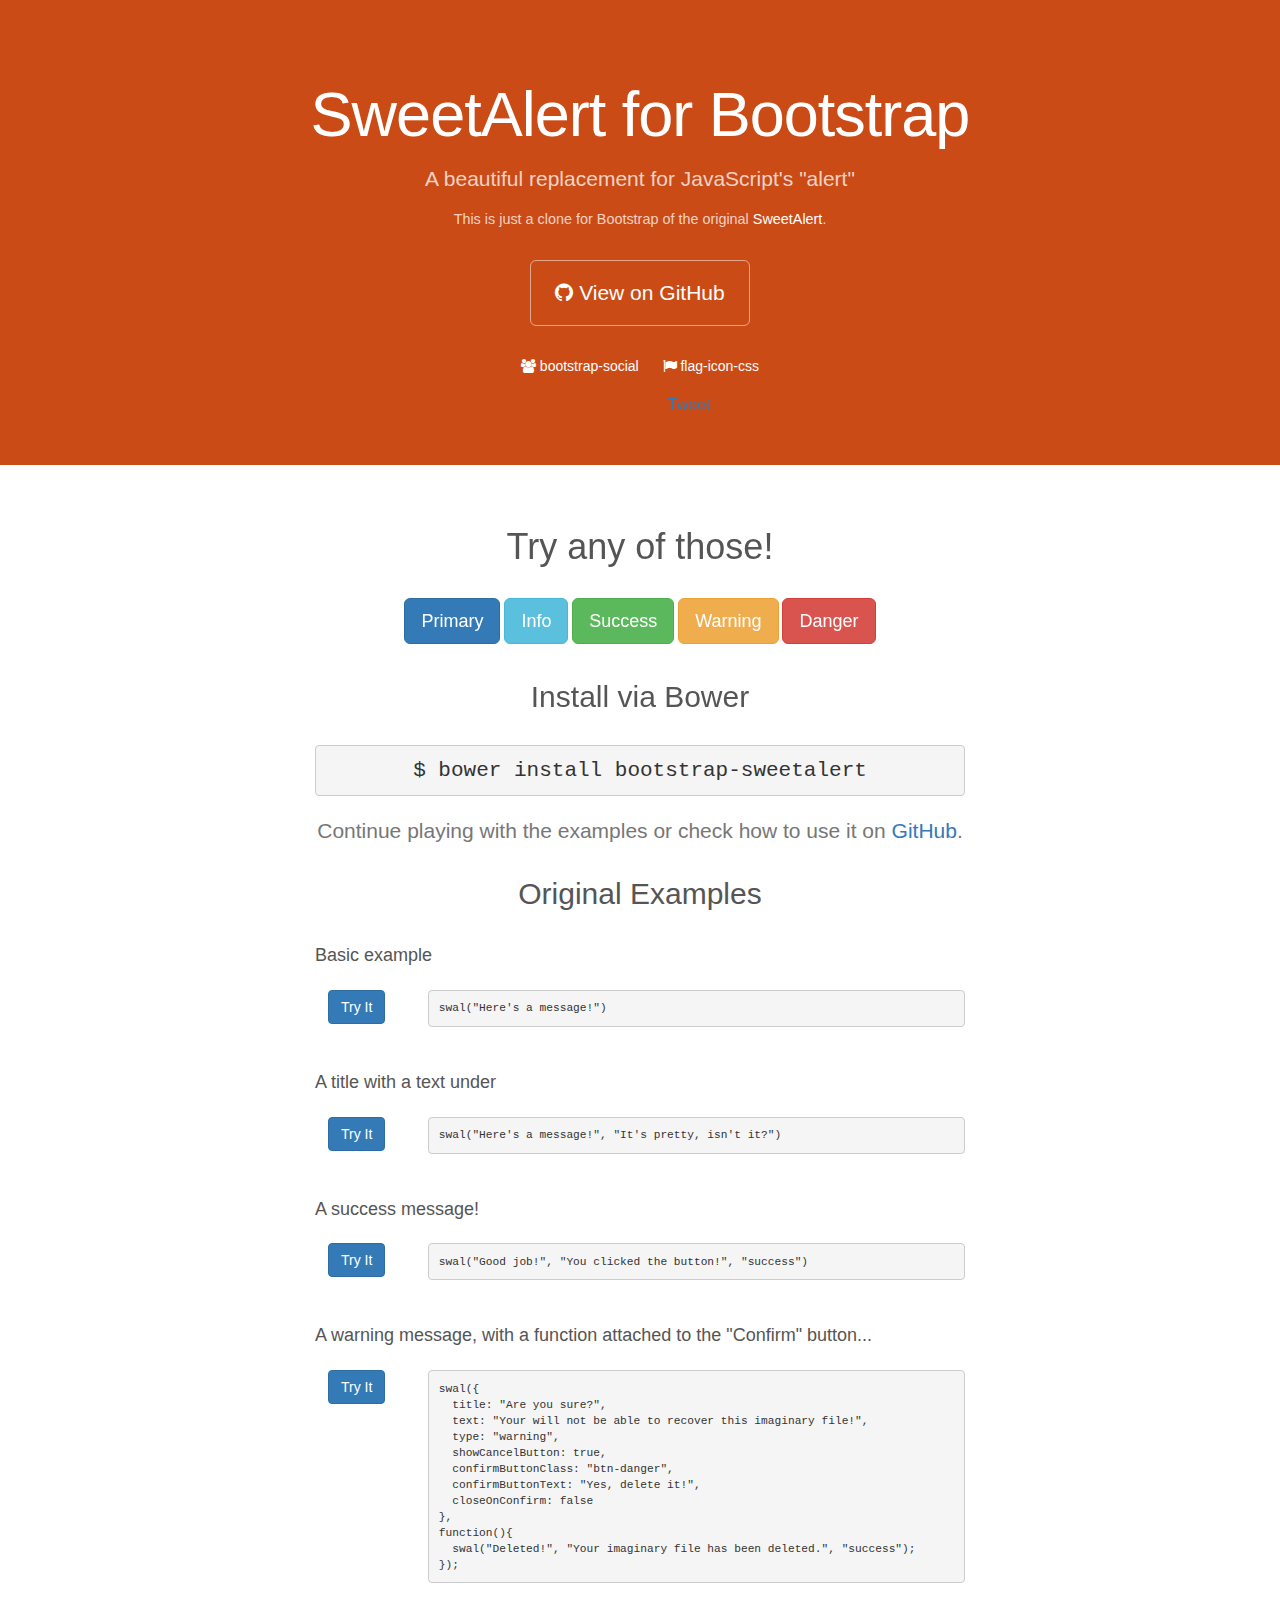
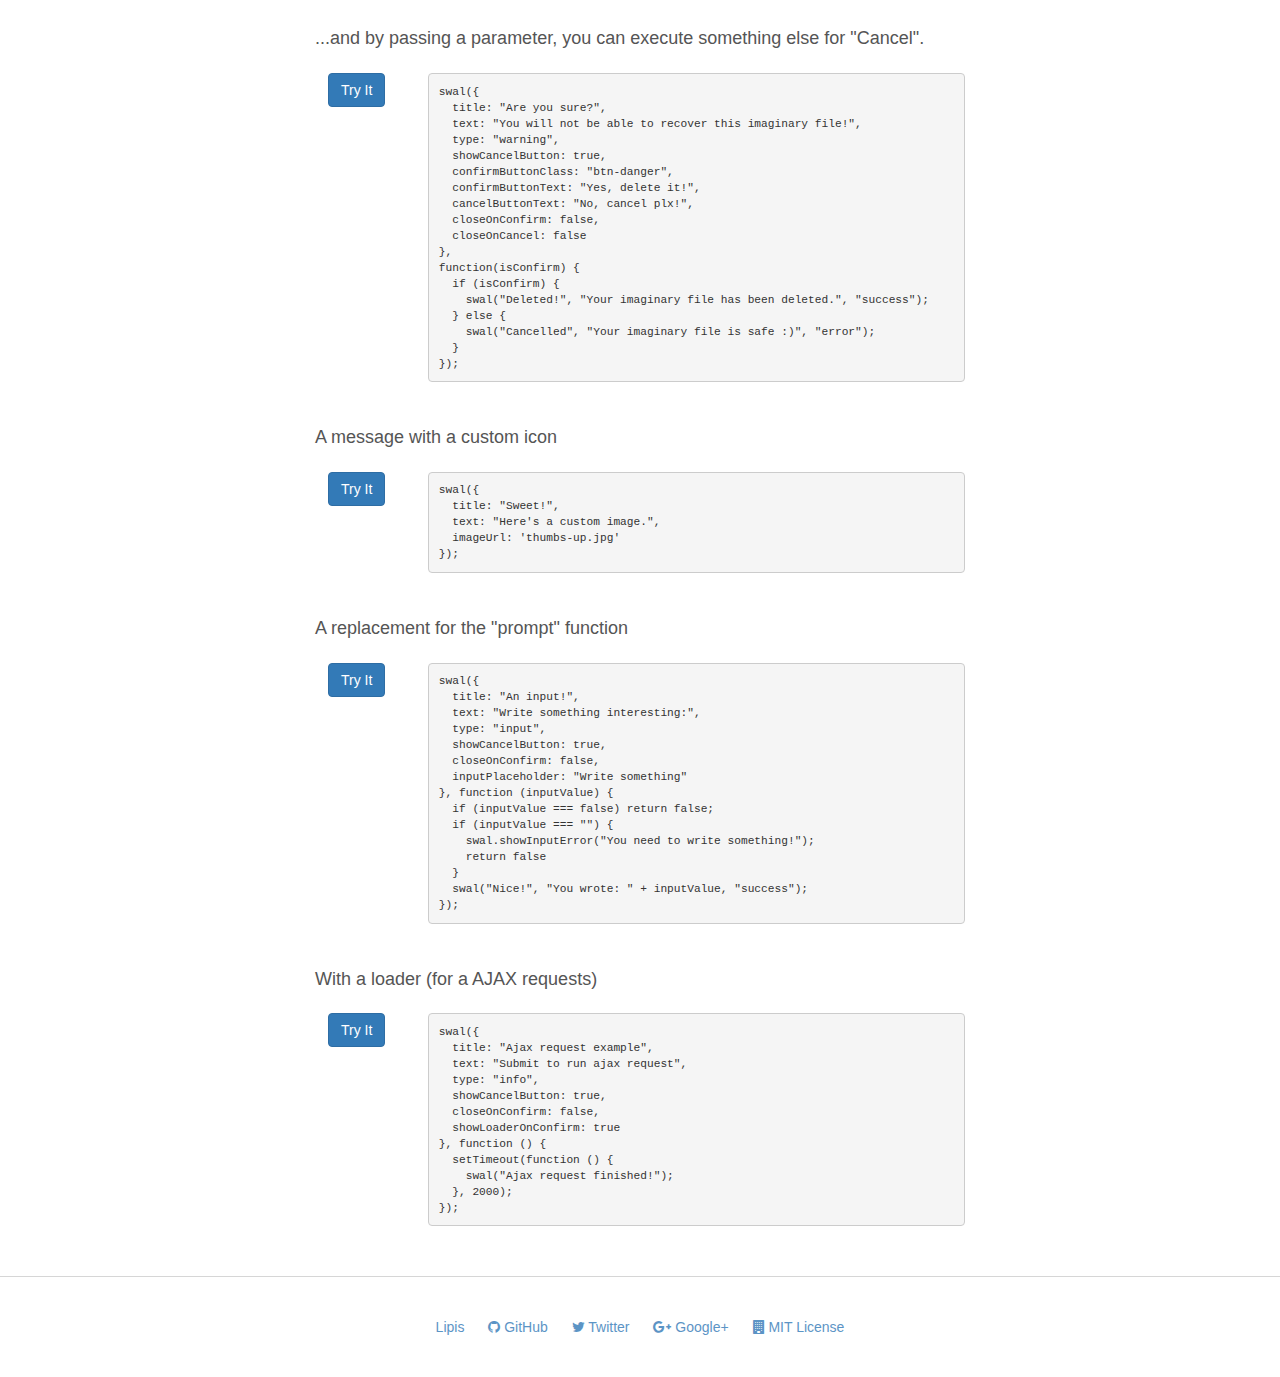
<file: plugins/bootstrap-sweetalert/index.html>
<!DOCTYPE html>
<html lang="en">
  <head>
    <meta charset="utf-8">
    <meta http-equiv="X-UA-Compatible" content="IE=edge">
    <meta name="viewport" content="width=device-width, initial-scale=1">

    <meta property="og:title" content="Social Buttons for Bootstrap" />
    <meta property="og:description" content="A beautiful replacement for JavaScript's 'alert' for Bootstrap" />
    <meta property="og:type" content="website" />
    <meta property="og:url" content="http://lipis.github.io/bootstrap-sweetalert/" />
    <meta property="og:image" content="http://lipis.github.io/bootstrap-social/assets/bootstrap-sweetalert.png" />

    <title>SweetAlert for Bootstrap</title>

    <link href="//maxcdn.bootstrapcdn.com/bootstrap/3.2.0/css/bootstrap.min.css" rel="stylesheet">
    <link href="//maxcdn.bootstrapcdn.com/font-awesome/4.2.0/css/font-awesome.min.css" rel="stylesheet">
    <script src="//code.jquery.com/jquery-2.1.1.js"></script>
    <link href="assets/docs.css" rel="stylesheet">

    <!-- Debug -->
    <script src="//localhost:32123/livereload.js"></script>

    <!-- This is what you need -->
    <script src="dist/sweetalert.js"></script>
    <link rel="stylesheet" href="dist/sweetalert.css">
    <!--.......................-->

    <script>
      (function(i,s,o,g,r,a,m){i['GoogleAnalyticsObject']=r;i[r]=i[r]||function(){
      (i[r].q=i[r].q||[]).push(arguments)},i[r].l=1*new Date();a=s.createElement(o),
      m=s.getElementsByTagName(o)[0];a.async=1;a.src=g;m.parentNode.insertBefore(a,m)
      })(window,document,'script','//www.google-analytics.com/analytics.js','ga');
      ga('create', 'UA-42119746-3', 'auto');
      ga('send', 'pageview');
    </script>
  </head>

  <body>
    <div class="jumbotron">
      <h1>SweetAlert for Bootstrap</h1>
      <p>A beautiful replacement for JavaScript's "alert"</p>
      <p class="small">
        This is just a clone for Bootstrap of the original
        <a href="http://tristanedwards.me/sweetalert" target="_blank" onclick="_gaq.push(['_trackEvent', 'exit', 'header', 'Original']);">SweetAlert</a>.
      </p>
      <p>
        <a class="btn btn-outline btn-lg" href="https://github.com/lipis/sweetalert" onclick="_gaq.push(['_trackEvent', 'exit', 'main', 'GitHub']);">
          <span class="fa fa-github"></span>
          View on GitHub
        </a>
      </p>
      <ul class="jumbotron-links">
        <li><a href="http://lipis.github.io/bootstrap-social" onclick="_gaq.push(['_trackEvent', 'exit', 'header', 'bootstrap-social']);"><i class="fa fa-group"></i> bootstrap-social</a></li>
        <li><a href="http://lipis.github.io/flag-icon-css"  onclick="_gaq.push(['_trackEvent', 'exit', 'header', 'flag-icon-css']);"><i class="fa fa-flag"></i> flag-icon-css</a></li>
      </ul>

      <iframe src="http://ghbtns.com/github-btn.html?user=lipis&amp;repo=bootstrap-sweetalert&amp;type=watch&amp;count=true" class="social-share"></iframe>
      <a href="https://twitter.com/share" class="social-share twitter-share-button" data-url="http://lipis.github.io/bootstrap-sweetalert/" data-text="SweetAlert for Bootstrap! A beautiful replacement for JavaScript's 'alert'." data-via="lipis" data-hashtags="bootstrap">Tweet</a>
    </div>

    <div class="container">

      <h1>Try any of those!</h1>
      <div class="examples">
        <button class="btn btn-lg btn-primary sweet-10" onclick="_gaq.push(['_trackEvent', 'example, 'try', 'Primary']);">Primary</button>
        <button class="btn btn-lg btn-info sweet-11" onclick="_gaq.push(['_trackEvent', 'example, 'try', 'Info']);">Info</button>
        <button class="btn btn-lg btn-success sweet-12" onclick="_gaq.push(['_trackEvent', 'example, 'try', 'Success']);">Success</button>
        <button class="btn btn-lg btn-warning sweet-13" onclick="_gaq.push(['_trackEvent', 'example, 'try', 'Warning']);">Warning</button>
        <button class="btn btn-lg btn-danger sweet-14" onclick="_gaq.push(['_trackEvent', 'example, 'try', 'Danger']);">Danger</button>
      </div>


      <h2>Install via Bower</h2>

      <pre class="text-center lead">$ bower install bootstrap-sweetalert</pre>

      <p class="text-muted text-center lead">
        Continue playing with the examples or check how to use it on
        <a href="https://github.com/lipis/bootstrap-sweetalert#sweetalert-for-bootstrap">GitHub</a>.
      </p>

      <h2>Original Examples</h2>

      <h4>Basic example</h4>
      <div class="row">
        <div class="col-sm-2 text-center">
          <p><button class="btn btn-primary sweet-1" onclick="_gaq.push(['_trackEvent', 'example', 'try', 'sweet-1']);">Try It</button></p>
        </div>
        <div class="col-sm-10">
          <pre class="code">swal("Here's a message!")</pre>
        </div>
      </div>

      <h4>A title with a text under</h4>
      <div class="row">
        <div class="col-sm-2 text-center">
          <p><button class="btn btn-primary sweet-2" onclick="_gaq.push(['_trackEvent', 'example', 'try', 'sweet-2']);">Try It</button></p>
        </div>
        <div class="col-sm-10">
          <pre>swal("Here's a message!", "It's pretty, isn't it?")</pre>
        </div>
      </div>

      <h4>A success message!</h4>
      <div class="row">
        <div class="col-sm-2 text-center">
          <p><button class="btn btn-primary sweet-3" onclick="_gaq.push(['_trackEvent', 'example', 'try', 'sweet-3']);">Try It</button></p>
        </div>
        <div class="col-sm-10">
          <pre>swal("Good job!", "You clicked the button!", "success")</pre>
        </div>
      </div>

      <h4>A warning message, with a function attached to the "Confirm" button...</h4>
      <div class="row">
        <div class="col-sm-2 text-center">
          <p><button class="btn btn-primary sweet-4" onclick="_gaq.push(['_trackEvent', 'example', 'try', 'sweet-4']);">Try It</button></p>
        </div>
        <div class="col-sm-10">
          <pre>
swal({
  title: "Are you sure?",
  text: "Your will not be able to recover this imaginary file!",
  type: "warning",
  showCancelButton: true,
  confirmButtonClass: "btn-danger",
  confirmButtonText: "Yes, delete it!",
  closeOnConfirm: false
},
function(){
  swal("Deleted!", "Your imaginary file has been deleted.", "success");
});</pre>
        </div>
      </div>

      <h4>...and by passing a parameter, you can execute something else for "Cancel".</h4>
      <div class="row">
        <div class="col-sm-2 text-center">
          <p><button class="btn btn-primary sweet-5" onclick="_gaq.push(['_trackEvent', 'example', 'try', 'sweet-5']);">Try It</button></p>
        </div>
        <div class="col-sm-10">
          <pre>
swal({
  title: "Are you sure?",
  text: "You will not be able to recover this imaginary file!",
  type: "warning",
  showCancelButton: true,
  confirmButtonClass: "btn-danger",
  confirmButtonText: "Yes, delete it!",
  cancelButtonText: "No, cancel plx!",
  closeOnConfirm: false,
  closeOnCancel: false
},
function(isConfirm) {
  if (isConfirm) {
    swal("Deleted!", "Your imaginary file has been deleted.", "success");
  } else {
    swal("Cancelled", "Your imaginary file is safe :)", "error");
  }
});</pre>
        </div>
      </div>

      <h4>A message with a custom icon</h4>
      <div class="row">
        <div class="col-sm-2 text-center">
          <p><button class="btn btn-primary sweet-6" onclick="_gaq.push(['_trackEvent', 'exit', 'footer', 'Lipis']);">Try It</button></p>
        </div>
        <div class="col-sm-10">
          <pre>
swal({
  title: "Sweet!",
  text: "Here's a custom image.",
  imageUrl: 'thumbs-up.jpg'
});</pre>
        </div>
      </div>

      <h4>A replacement for the "prompt" function</h4>
      <div class="row">
        <div class="col-sm-2 text-center">
          <p><button class="btn btn-primary sweet-7" onclick="_gaq.push(['_trackEvent', 'exit', 'footer', 'Lipis']);">Try It</button></p>
        </div>
        <div class="col-sm-10">
          <pre>
swal({
  title: "An input!",
  text: "Write something interesting:",
  type: "input",
  showCancelButton: true,
  closeOnConfirm: false,
  inputPlaceholder: "Write something"
}, function (inputValue) {
  if (inputValue === false) return false;
  if (inputValue === "") {
    swal.showInputError("You need to write something!");
    return false
  }
  swal("Nice!", "You wrote: " + inputValue, "success");
});</pre>
        </div>
      </div>

      <h4>With a loader (for a AJAX requests)</h4>
      <div class="row">
        <div class="col-sm-2 text-center">
          <p><button class="btn btn-primary sweet-8" onclick="_gaq.push(['_trackEvent', 'exit', 'footer', 'Lipis']);">Try It</button></p>
        </div>
        <div class="col-sm-10">
          <pre>
swal({
  title: "Ajax request example",
  text: "Submit to run ajax request",
  type: "info",
  showCancelButton: true,
  closeOnConfirm: false,
  showLoaderOnConfirm: true
}, function () {
  setTimeout(function () {
    swal("Ajax request finished!");
  }, 2000);
});</pre>
        </div>
      </div>
    </div>
    <footer>
      <ul class="links">
        <li><a href="http://lip.is" onclick="_gaq.push(['_trackEvent', 'exit', 'footer', 'Lipis']);">Lipis</a></li>
        <li><a href="http://github.com/lipis" onclick="_gaq.push(['_trackEvent', 'exit', 'footer', 'GitHub']);"><i class="fa fa-github"></i> GitHub</a></li>
        <li><a href="http://twitter.com/lipis" onclick="_gaq.push(['_trackEvent', 'exit', 'footer', 'Twitter']);"><i class="fa fa-twitter"></i> Twitter</a></li>
        <li><a href="http://google.com/+PanayiotisLipiridis" onclick="_gaq.push(['_trackEvent', 'exit', 'footer', 'Google+']);"><i class="fa fa-google-plus"></i> Google+</a></li>
        <li><a href="http://opensource.org/licenses/MIT" onclick="_gaq.push(['_trackEvent', 'exit', 'footer', 'MIT']);"><i class="fa fa-building"></i> MIT License</a></li>
      </ul>
    </footer>

    <script>
      document.querySelector('.sweet-1').onclick = function(){
        swal("Here's a message!");
      };

      document.querySelector('.sweet-2').onclick = function(){
        swal("Here's a message!", "It's pretty, isn't it?")
      };

      document.querySelector('.sweet-3').onclick = function(){
        swal("Good job!", "You clicked the button!", "success");
      };

      document.querySelector('.sweet-4').onclick = function(){
        swal({
          title: "Are you sure?",
          text: "You will not be able to recover this imaginary file!",
          type: "warning",
          showCancelButton: true,
          confirmButtonClass: 'btn-danger',
          confirmButtonText: 'Yes, delete it!',
          closeOnConfirm: false,
          //closeOnCancel: false
        },
        function(){
          swal("Deleted!", "Your imaginary file has been deleted!", "success");
        });
      };

      document.querySelector('.sweet-5').onclick = function(){
        swal({
          title: "Are you sure?",
          text: "You will not be able to recover this imaginary file!",
          type: "warning",
          showCancelButton: true,
          confirmButtonClass: 'btn-danger',
          confirmButtonText: 'Yes, delete it!',
          cancelButtonText: "No, cancel plx!",
          closeOnConfirm: false,
          closeOnCancel: false
        },
        function(isConfirm){
          if (isConfirm){
            swal("Deleted!", "Your imaginary file has been deleted!", "success");
          } else {
            swal("Cancelled", "Your imaginary file is safe :)", "error");
          }
        });
      };

      document.querySelector('.sweet-6').onclick = function(){
        swal({
          title: "Sweet!",
          text: "Here's a custom image.",
          imageUrl: 'assets/thumbs-up.jpg'
        });
      };

      document.querySelector('.sweet-7').onclick = function () {
        swal({
          title: "An input!",
          text: "Write something interesting:",
          type: "input",
          showCancelButton: true,
          closeOnConfirm: false,
          animation: "slide-from-top",
          inputPlaceholder: "Write something"
        }, function (inputValue) {
          if (inputValue === false) return false;
          if (inputValue === "") {
            swal.showInputError("You need to write something!");
            return false
          }
          swal("Nice!", "You wrote: " + inputValue, "success");
        });
      };

      document.querySelector('.sweet-8').onclick = function () {
        swal({
          title: "Ajax request example",
          text: "Submit to run ajax request",
          type: "info",
          showCancelButton: true,
          closeOnConfirm: false,
          showLoaderOnConfirm: true
        }, function () {
          setTimeout(function () {
            swal("Ajax request finished!");
          }, 2000);
        });
      };

      document.querySelector('.sweet-10').onclick = function(){
        swal({
          title: "Are you sure?",
          text: "You will not be able to recover this imaginary file!",
          type: "info",
          showCancelButton: true,
          confirmButtonClass: 'btn-primary',
          confirmButtonText: 'Primary!'
        });
      };

      document.querySelector('.sweet-11').onclick = function(){
        swal({
          title: "Are you sure?",
          text: "You will not be able to recover this imaginary file!",
          type: "info",
          showCancelButton: true,
          confirmButtonClass: 'btn-info',
          confirmButtonText: 'Info!'
        });
      };

      document.querySelector('.sweet-12').onclick = function(){
        swal({
          title: "Are you sure?",
          text: "You will not be able to recover this imaginary file!",
          type: "success",
          showCancelButton: true,
          confirmButtonClass: 'btn-success',
          confirmButtonText: 'Success!'
        });
      };

      document.querySelector('.sweet-13').onclick = function(){
        swal({
          title: "Are you sure?",
          text: "You will not be able to recover this imaginary file!",
          type: "warning",
          showCancelButton: true,
          confirmButtonClass: 'btn-warning',
          confirmButtonText: 'Warning!'
        });
      };

      document.querySelector('.sweet-14').onclick = function(){
        swal({
          title: "Are you sure?",
          text: "You will not be able to recover this imaginary file!",
          type: "error",
          showCancelButton: true,
          confirmButtonClass: 'btn-danger',
          confirmButtonText: 'Danger!'
        });
      };
    </script>
    <script>
      !function(d,s,id){var js,fjs=d.getElementsByTagName(s)[0],p=/^http:/.test(d.location)?'http':'https';if(!d.getElementById(id)){js=d.createElement(s);js.id=id;js.src=p+'://platform.twitter.com/widgets.js';fjs.parentNode.insertBefore(js,fjs);}}(document, 'script', 'twitter-wjs');
    </script>
  </body>
</html>
</file>
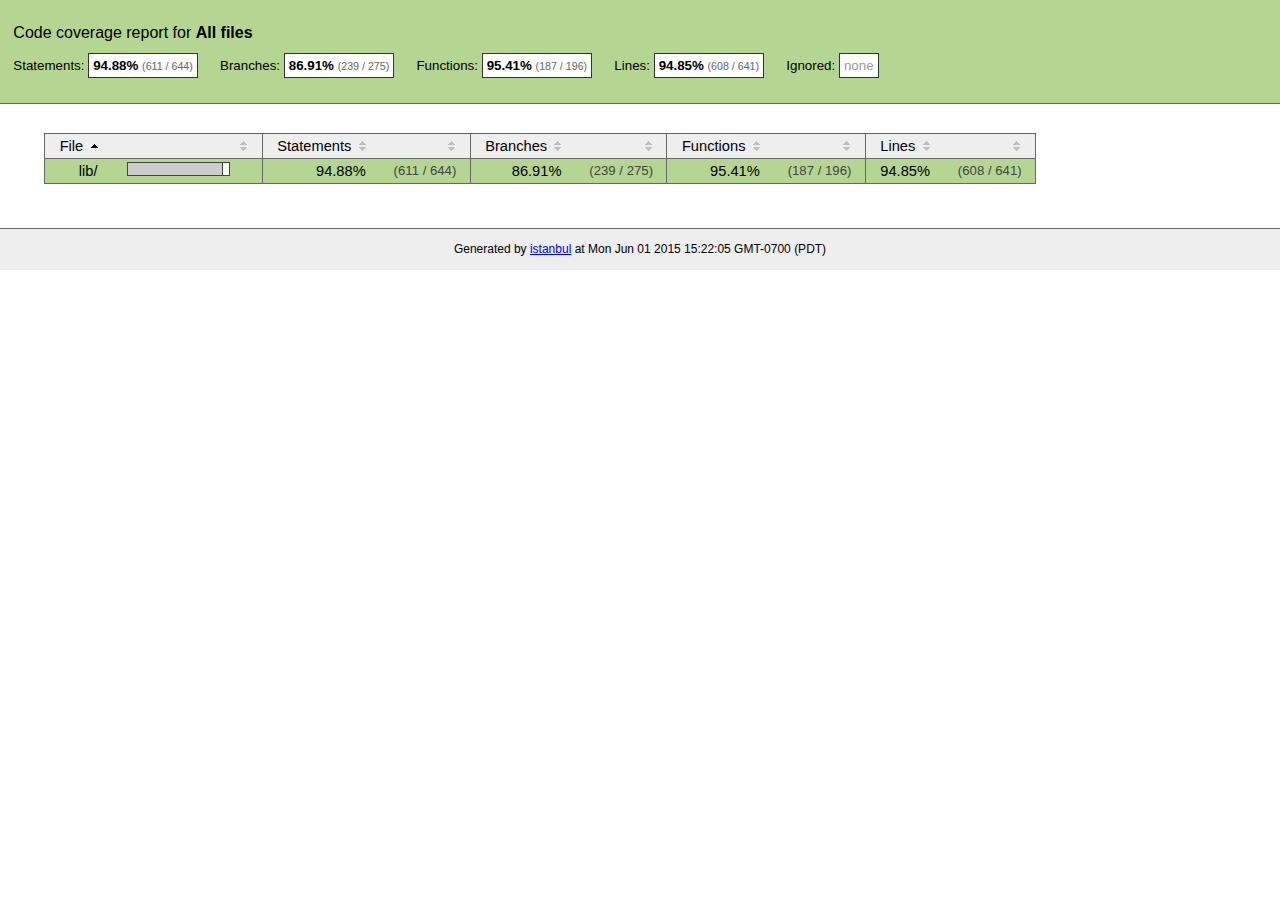
<file: node_modules/async/coverage/index.html>
<!doctype html>
<html lang="en">
<head>
    <title>Code coverage report for All files</title>
    <meta charset="utf-8">
    <link rel="stylesheet" href="prettify.css">
    <link rel="stylesheet" href="base.css">
    <style type='text/css'>
        div.coverage-summary .sorter {
            background-image: url(sort-arrow-sprite.png);
        }
    </style>
</head>
<body>
<div class="header high">
    <h1>Code coverage report for <span class="entity">All files</span></h1>
    <h2>
        Statements: <span class="metric">94.88% <small>(611 / 644)</small></span> &nbsp;&nbsp;&nbsp;&nbsp;
        Branches: <span class="metric">86.91% <small>(239 / 275)</small></span> &nbsp;&nbsp;&nbsp;&nbsp;
        Functions: <span class="metric">95.41% <small>(187 / 196)</small></span> &nbsp;&nbsp;&nbsp;&nbsp;
        Lines: <span class="metric">94.85% <small>(608 / 641)</small></span> &nbsp;&nbsp;&nbsp;&nbsp;
        Ignored: <span class="metric"><span class="ignore-none">none</span></span> &nbsp;&nbsp;&nbsp;&nbsp;
    </h2>
    <div class="path"></div>
</div>
<div class="body">
<div class="coverage-summary">
<table>
<thead>
<tr>
   <th data-col="file" data-fmt="html" data-html="true" class="file">File</th>
   <th data-col="pic" data-type="number" data-fmt="html" data-html="true" class="pic"></th>
   <th data-col="statements" data-type="number" data-fmt="pct" class="pct">Statements</th>
   <th data-col="statements_raw" data-type="number" data-fmt="html" class="abs"></th>
   <th data-col="branches" data-type="number" data-fmt="pct" class="pct">Branches</th>
   <th data-col="branches_raw" data-type="number" data-fmt="html" class="abs"></th>
   <th data-col="functions" data-type="number" data-fmt="pct" class="pct">Functions</th>
   <th data-col="functions_raw" data-type="number" data-fmt="html" class="abs"></th>
   <th data-col="lines" data-type="number" data-fmt="pct" class="pct">Lines</th>
   <th data-col="lines_raw" data-type="number" data-fmt="html" class="abs"></th>
</tr>
</thead>
<tbody><tr>
	<td class="file high" data-value="lib/"><a href="lib/index.html">lib/</a></td>
	<td data-value="94.88" class="pic high"><span class="cover-fill" style="width: 94px;"></span><span class="cover-empty" style="width:6px;"></span></td>
	<td data-value="94.88" class="pct high">94.88%</td>
	<td data-value="644" class="abs high">(611&nbsp;/&nbsp;644)</td>
	<td data-value="86.91" class="pct high">86.91%</td>
	<td data-value="275" class="abs high">(239&nbsp;/&nbsp;275)</td>
	<td data-value="95.41" class="pct high">95.41%</td>
	<td data-value="196" class="abs high">(187&nbsp;/&nbsp;196)</td>
	<td data-value="94.85" class="pct high">94.85%</td>
	<td data-value="641" class="abs high">(608&nbsp;/&nbsp;641)</td>
	</tr>

</tbody>
</table>
</div>
</div>
<div class="footer">
    <div class="meta">Generated by <a href="http://istanbul-js.org/" target="_blank">istanbul</a> at Mon Jun 01 2015 15:22:05 GMT-0700 (PDT)</div>
</div>
<script src="prettify.js"></script>
<script>
window.onload = function () {
        if (typeof prettyPrint === 'function') {
            prettyPrint();
        }
};
</script>
<script src="sorter.js"></script>
</body>
</html>
</file>
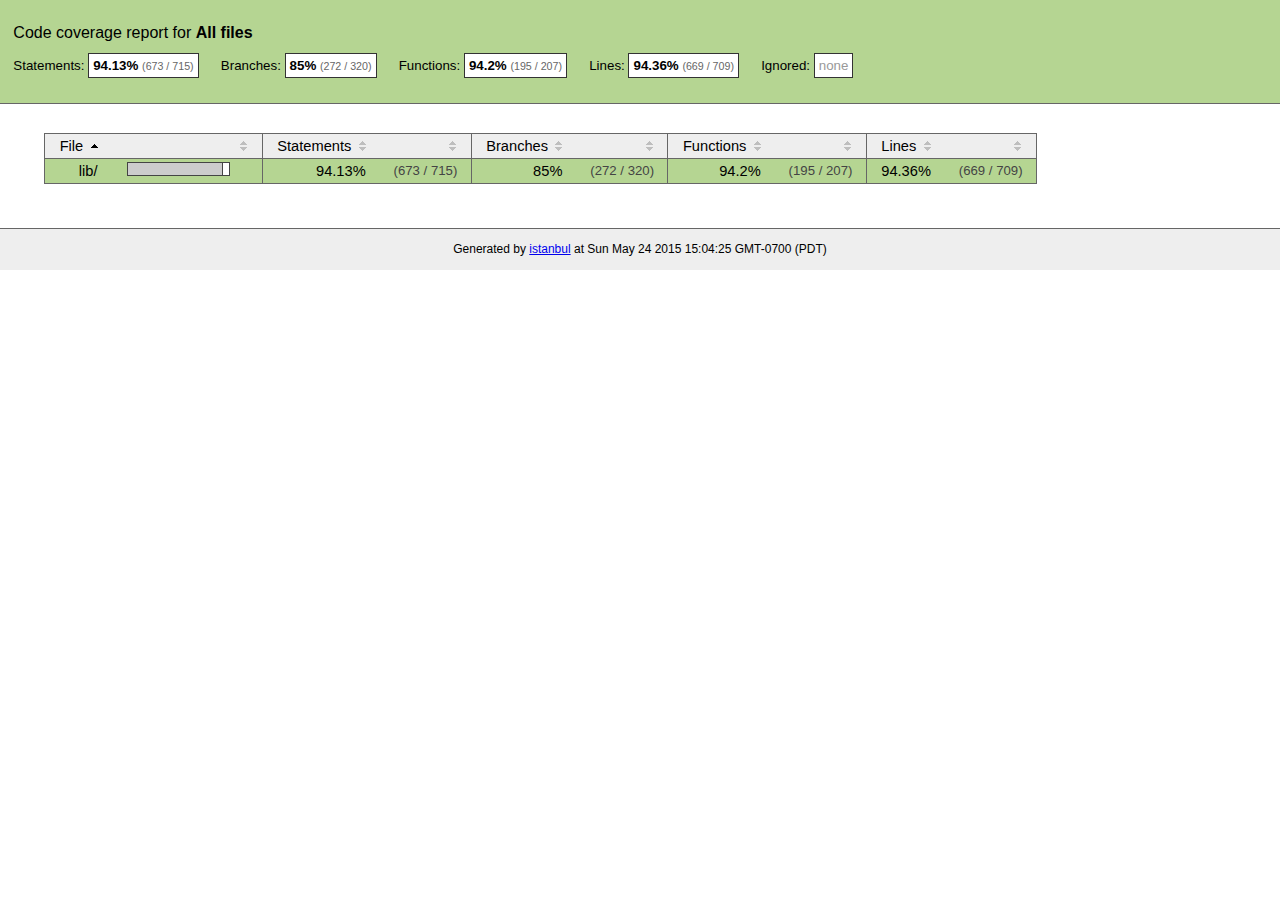
<file: node_modules/async/coverage/lcov-report/index.html>
<!doctype html>
<html lang="en">
<head>
    <title>Code coverage report for All files</title>
    <meta charset="utf-8">
    <link rel="stylesheet" href="prettify.css">
    <link rel="stylesheet" href="base.css">
    <style type='text/css'>
        div.coverage-summary .sorter {
            background-image: url(sort-arrow-sprite.png);
        }
    </style>
</head>
<body>
<div class="header high">
    <h1>Code coverage report for <span class="entity">All files</span></h1>
    <h2>
        Statements: <span class="metric">94.13% <small>(673 / 715)</small></span> &nbsp;&nbsp;&nbsp;&nbsp;
        Branches: <span class="metric">85% <small>(272 / 320)</small></span> &nbsp;&nbsp;&nbsp;&nbsp;
        Functions: <span class="metric">94.2% <small>(195 / 207)</small></span> &nbsp;&nbsp;&nbsp;&nbsp;
        Lines: <span class="metric">94.36% <small>(669 / 709)</small></span> &nbsp;&nbsp;&nbsp;&nbsp;
        Ignored: <span class="metric"><span class="ignore-none">none</span></span> &nbsp;&nbsp;&nbsp;&nbsp;
    </h2>
    <div class="path"></div>
</div>
<div class="body">
<div class="coverage-summary">
<table>
<thead>
<tr>
   <th data-col="file" data-fmt="html" data-html="true" class="file">File</th>
   <th data-col="pic" data-type="number" data-fmt="html" data-html="true" class="pic"></th>
   <th data-col="statements" data-type="number" data-fmt="pct" class="pct">Statements</th>
   <th data-col="statements_raw" data-type="number" data-fmt="html" class="abs"></th>
   <th data-col="branches" data-type="number" data-fmt="pct" class="pct">Branches</th>
   <th data-col="branches_raw" data-type="number" data-fmt="html" class="abs"></th>
   <th data-col="functions" data-type="number" data-fmt="pct" class="pct">Functions</th>
   <th data-col="functions_raw" data-type="number" data-fmt="html" class="abs"></th>
   <th data-col="lines" data-type="number" data-fmt="pct" class="pct">Lines</th>
   <th data-col="lines_raw" data-type="number" data-fmt="html" class="abs"></th>
</tr>
</thead>
<tbody><tr>
	<td class="file high" data-value="lib/"><a href="lib/index.html">lib/</a></td>
	<td data-value="94.13" class="pic high"><span class="cover-fill" style="width: 94px;"></span><span class="cover-empty" style="width:6px;"></span></td>
	<td data-value="94.13" class="pct high">94.13%</td>
	<td data-value="715" class="abs high">(673&nbsp;/&nbsp;715)</td>
	<td data-value="85" class="pct high">85%</td>
	<td data-value="320" class="abs high">(272&nbsp;/&nbsp;320)</td>
	<td data-value="94.2" class="pct high">94.2%</td>
	<td data-value="207" class="abs high">(195&nbsp;/&nbsp;207)</td>
	<td data-value="94.36" class="pct high">94.36%</td>
	<td data-value="709" class="abs high">(669&nbsp;/&nbsp;709)</td>
	</tr>

</tbody>
</table>
</div>
</div>
<div class="footer">
    <div class="meta">Generated by <a href="http://istanbul-js.org/" target="_blank">istanbul</a> at Sun May 24 2015 15:04:25 GMT-0700 (PDT)</div>
</div>
<script src="prettify.js"></script>
<script>
window.onload = function () {
        if (typeof prettyPrint === 'function') {
            prettyPrint();
        }
};
</script>
<script src="sorter.js"></script>
</body>
</html>
</file>
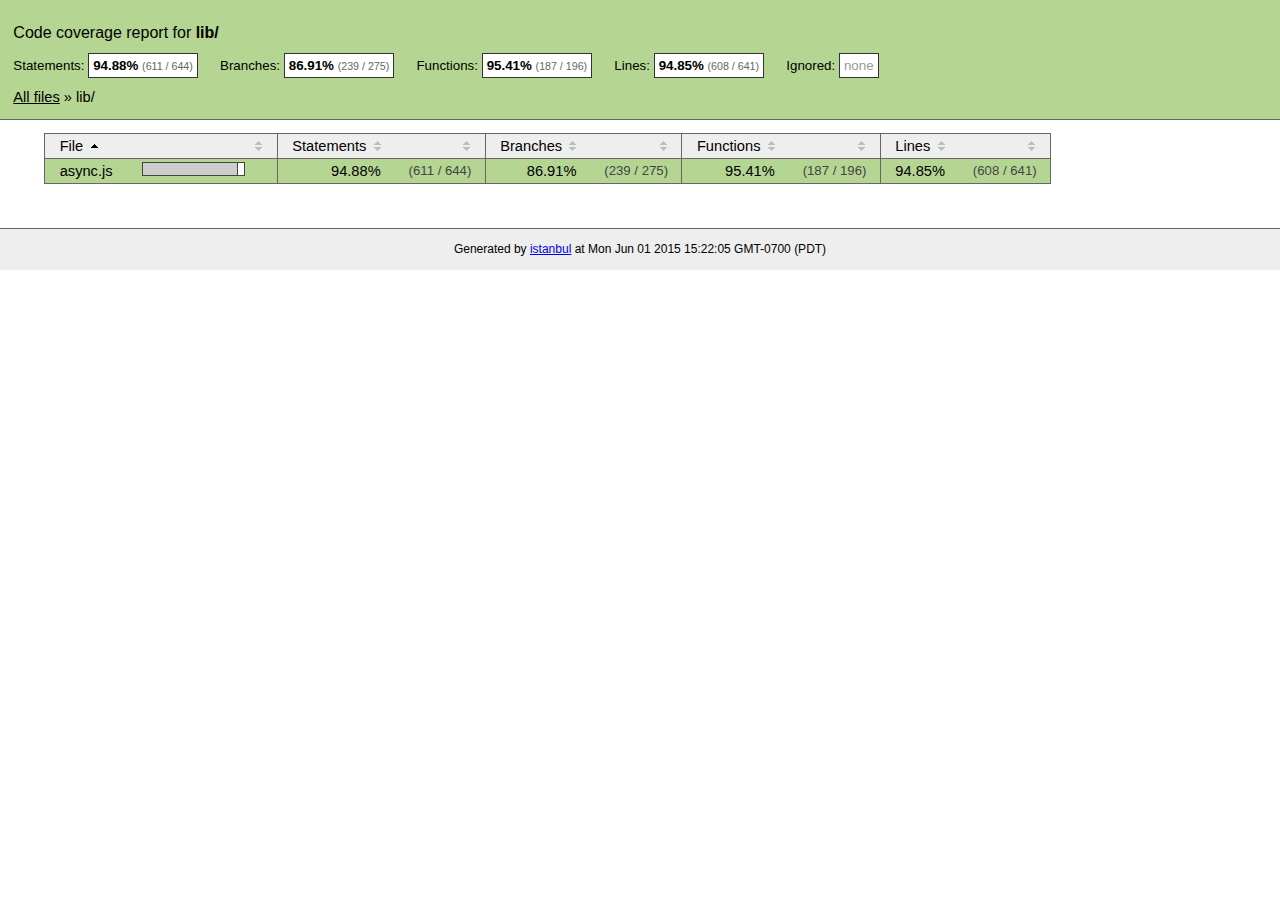
<file: node_modules/async/coverage/lib/index.html>
<!doctype html>
<html lang="en">
<head>
    <title>Code coverage report for lib/</title>
    <meta charset="utf-8">
    <link rel="stylesheet" href="../prettify.css">
    <link rel="stylesheet" href="../base.css">
    <style type='text/css'>
        div.coverage-summary .sorter {
            background-image: url(../sort-arrow-sprite.png);
        }
    </style>
</head>
<body>
<div class="header high">
    <h1>Code coverage report for <span class="entity">lib/</span></h1>
    <h2>
        Statements: <span class="metric">94.88% <small>(611 / 644)</small></span> &nbsp;&nbsp;&nbsp;&nbsp;
        Branches: <span class="metric">86.91% <small>(239 / 275)</small></span> &nbsp;&nbsp;&nbsp;&nbsp;
        Functions: <span class="metric">95.41% <small>(187 / 196)</small></span> &nbsp;&nbsp;&nbsp;&nbsp;
        Lines: <span class="metric">94.85% <small>(608 / 641)</small></span> &nbsp;&nbsp;&nbsp;&nbsp;
        Ignored: <span class="metric"><span class="ignore-none">none</span></span> &nbsp;&nbsp;&nbsp;&nbsp;
    </h2>
    <div class="path"><a href="../index.html">All files</a> &#187; lib/</div>
</div>
<div class="body">
<div class="coverage-summary">
<table>
<thead>
<tr>
   <th data-col="file" data-fmt="html" data-html="true" class="file">File</th>
   <th data-col="pic" data-type="number" data-fmt="html" data-html="true" class="pic"></th>
   <th data-col="statements" data-type="number" data-fmt="pct" class="pct">Statements</th>
   <th data-col="statements_raw" data-type="number" data-fmt="html" class="abs"></th>
   <th data-col="branches" data-type="number" data-fmt="pct" class="pct">Branches</th>
   <th data-col="branches_raw" data-type="number" data-fmt="html" class="abs"></th>
   <th data-col="functions" data-type="number" data-fmt="pct" class="pct">Functions</th>
   <th data-col="functions_raw" data-type="number" data-fmt="html" class="abs"></th>
   <th data-col="lines" data-type="number" data-fmt="pct" class="pct">Lines</th>
   <th data-col="lines_raw" data-type="number" data-fmt="html" class="abs"></th>
</tr>
</thead>
<tbody><tr>
	<td class="file high" data-value="async.js"><a href="async.js.html">async.js</a></td>
	<td data-value="94.88" class="pic high"><span class="cover-fill" style="width: 94px;"></span><span class="cover-empty" style="width:6px;"></span></td>
	<td data-value="94.88" class="pct high">94.88%</td>
	<td data-value="644" class="abs high">(611&nbsp;/&nbsp;644)</td>
	<td data-value="86.91" class="pct high">86.91%</td>
	<td data-value="275" class="abs high">(239&nbsp;/&nbsp;275)</td>
	<td data-value="95.41" class="pct high">95.41%</td>
	<td data-value="196" class="abs high">(187&nbsp;/&nbsp;196)</td>
	<td data-value="94.85" class="pct high">94.85%</td>
	<td data-value="641" class="abs high">(608&nbsp;/&nbsp;641)</td>
	</tr>

</tbody>
</table>
</div>
</div>
<div class="footer">
    <div class="meta">Generated by <a href="http://istanbul-js.org/" target="_blank">istanbul</a> at Mon Jun 01 2015 15:22:05 GMT-0700 (PDT)</div>
</div>
<script src="../prettify.js"></script>
<script>
window.onload = function () {
        if (typeof prettyPrint === 'function') {
            prettyPrint();
        }
};
</script>
<script src="../sorter.js"></script>
</body>
</html>
</file>
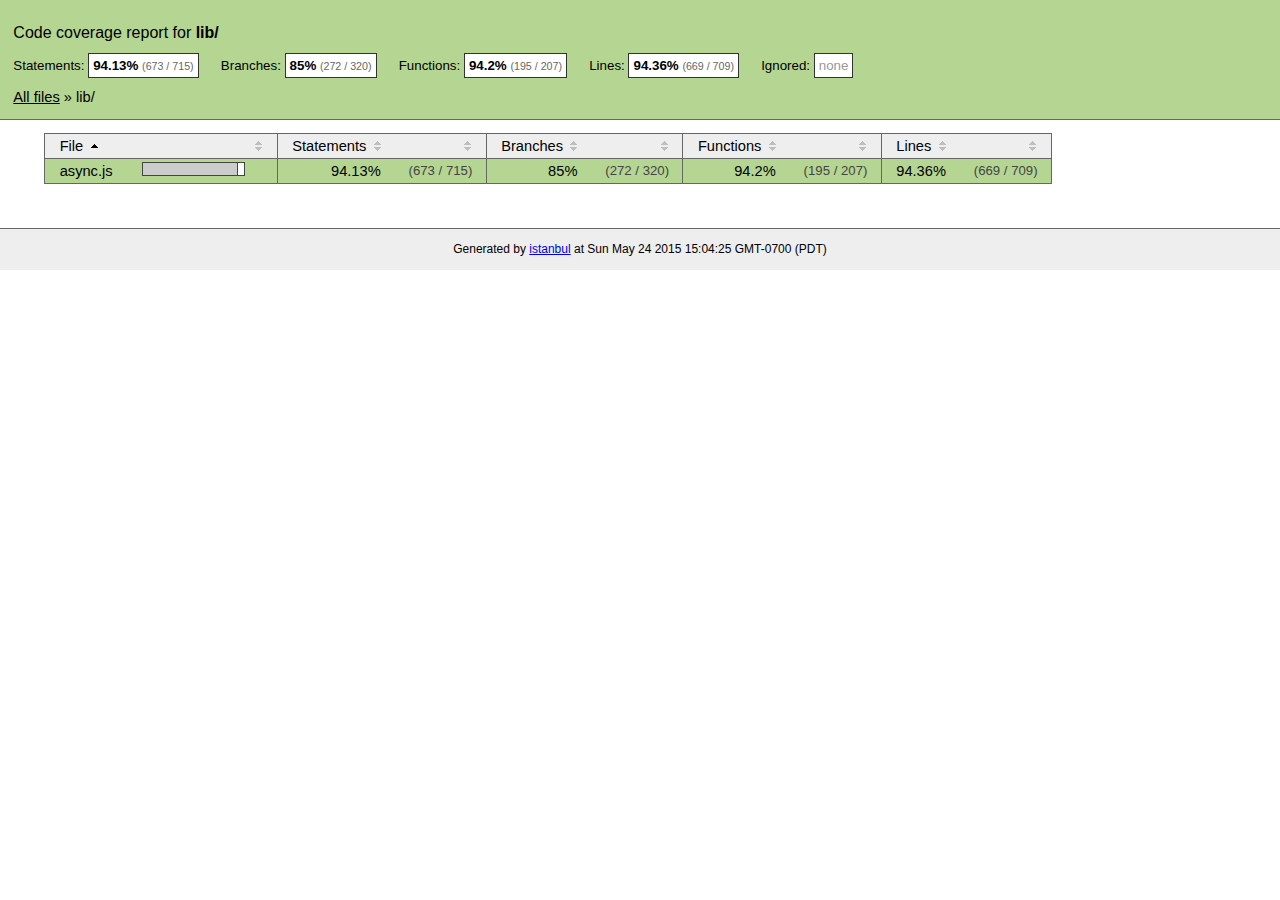
<file: node_modules/async/coverage/lcov-report/lib/index.html>
<!doctype html>
<html lang="en">
<head>
    <title>Code coverage report for lib/</title>
    <meta charset="utf-8">
    <link rel="stylesheet" href="../prettify.css">
    <link rel="stylesheet" href="../base.css">
    <style type='text/css'>
        div.coverage-summary .sorter {
            background-image: url(../sort-arrow-sprite.png);
        }
    </style>
</head>
<body>
<div class="header high">
    <h1>Code coverage report for <span class="entity">lib/</span></h1>
    <h2>
        Statements: <span class="metric">94.13% <small>(673 / 715)</small></span> &nbsp;&nbsp;&nbsp;&nbsp;
        Branches: <span class="metric">85% <small>(272 / 320)</small></span> &nbsp;&nbsp;&nbsp;&nbsp;
        Functions: <span class="metric">94.2% <small>(195 / 207)</small></span> &nbsp;&nbsp;&nbsp;&nbsp;
        Lines: <span class="metric">94.36% <small>(669 / 709)</small></span> &nbsp;&nbsp;&nbsp;&nbsp;
        Ignored: <span class="metric"><span class="ignore-none">none</span></span> &nbsp;&nbsp;&nbsp;&nbsp;
    </h2>
    <div class="path"><a href="../index.html">All files</a> &#187; lib/</div>
</div>
<div class="body">
<div class="coverage-summary">
<table>
<thead>
<tr>
   <th data-col="file" data-fmt="html" data-html="true" class="file">File</th>
   <th data-col="pic" data-type="number" data-fmt="html" data-html="true" class="pic"></th>
   <th data-col="statements" data-type="number" data-fmt="pct" class="pct">Statements</th>
   <th data-col="statements_raw" data-type="number" data-fmt="html" class="abs"></th>
   <th data-col="branches" data-type="number" data-fmt="pct" class="pct">Branches</th>
   <th data-col="branches_raw" data-type="number" data-fmt="html" class="abs"></th>
   <th data-col="functions" data-type="number" data-fmt="pct" class="pct">Functions</th>
   <th data-col="functions_raw" data-type="number" data-fmt="html" class="abs"></th>
   <th data-col="lines" data-type="number" data-fmt="pct" class="pct">Lines</th>
   <th data-col="lines_raw" data-type="number" data-fmt="html" class="abs"></th>
</tr>
</thead>
<tbody><tr>
	<td class="file high" data-value="async.js"><a href="async.js.html">async.js</a></td>
	<td data-value="94.13" class="pic high"><span class="cover-fill" style="width: 94px;"></span><span class="cover-empty" style="width:6px;"></span></td>
	<td data-value="94.13" class="pct high">94.13%</td>
	<td data-value="715" class="abs high">(673&nbsp;/&nbsp;715)</td>
	<td data-value="85" class="pct high">85%</td>
	<td data-value="320" class="abs high">(272&nbsp;/&nbsp;320)</td>
	<td data-value="94.2" class="pct high">94.2%</td>
	<td data-value="207" class="abs high">(195&nbsp;/&nbsp;207)</td>
	<td data-value="94.36" class="pct high">94.36%</td>
	<td data-value="709" class="abs high">(669&nbsp;/&nbsp;709)</td>
	</tr>

</tbody>
</table>
</div>
</div>
<div class="footer">
    <div class="meta">Generated by <a href="http://istanbul-js.org/" target="_blank">istanbul</a> at Sun May 24 2015 15:04:25 GMT-0700 (PDT)</div>
</div>
<script src="../prettify.js"></script>
<script>
window.onload = function () {
        if (typeof prettyPrint === 'function') {
            prettyPrint();
        }
};
</script>
<script src="../sorter.js"></script>
</body>
</html>
</file>
<file: plugins/bootstrap-sweetalert/assets/docs.css>
.jumbotron {
  font-size: 16px;
  text-align: center;
  color: #fff;
  color: rgba(255,255,255,.75);
  background-color: #cb4b16;
  border-radius: 0;
}
.jumbotron h1 {
  margin-bottom: 15px;
  font-weight: 300;
  letter-spacing: -1px;
  color: #fff;
}
.jumbotron .small {
  font-size: .9em;
}
.jumbotron iframe {
  width: 90px!important;
  height: 20px!important;
  border: none;
  overflow: hidden;
  margin: 2px;
}
.jumbotron p a,
.jumbotron-links a {
  font-weight: 500;
  color: #fff;
  transition: all .1s ease-in-out;
}
.jumbotron p a:hover,
.jumbotron-links a:hover {
  text-shadow: 0 0 10px rgba(255,255,255,.55);
}

.jumbotron-links {
  margin-top: 15px;
  padding-left: 0;
  list-style: none;
  font-size: 14px;
}
.jumbotron-links li {
  display: inline;
}
.jumbotron-links li + li {
  margin-left: 20px;
}


.btn-outline {
  margin-top: 15px;
  margin-bottom: 15px;
  padding: 18px 24px;
  font-size: inherit;
  font-weight: 500;
  color: #fff;
  background-color: transparent;
  border-color: #fff;
  border-color: rgba(255,255,255,.5);
  transition: all .1s ease-in-out;
}

.btn-outline:hover,
.btn-outline:active {
  color: @color-bg;
  background-color: #fff;
  border-color: #fff;
}

.container {
  max-width: 680px;
}


h1,
h2 {
  font-weight: 300;
  color: #555;
  margin-top: 32px;
  margin-bottom: 32px;
  text-align: center;
}

h4 {
  font-weight: 300;
  color: #555;
  margin-top: 36px;
  margin-bottom: 24px;
}

pre {
  font-size: 0.8em;
  overflow: auto;
  word-wrap: normal;
  white-space: pre;
}

footer {
  text-align: center;
  opacity: .8;
  padding: 40px 0;
  margin-top: 40px;
  border-top: 1px solid #ccc;
}

.examples {
  text-align: center;
}

.examples .btn {
  margin-bottom: 4px;
}

.links {
  margin: 0;
  list-style: none;
  padding-left: 0;
}

.links li {
  display: inline;
  padding: 0 10px;
}
</file>
<file: plugins/bootstrap-sweetalert/dist/sweetalert.css>
@keyframes showSweetAlert {
  0% {
    transform: scale(0.7);
  }
  45% {
    transform: scale(1.05);
  }
  80% {
    transform: scale(0.95);
  }
  100% {
    transform: scale(1);
  }
}
@keyframes hideSweetAlert {
  0% {
    transform: scale(1);
  }
  100% {
    transform: scale(0.5);
  }
}
@keyframes slideFromTop {
  0% {
    top: 0%;
  }
  100% {
    top: 50%;
  }
}
@keyframes slideToTop {
  0% {
    top: 50%;
  }
  100% {
    top: 0%;
  }
}
@keyframes slideFromBottom {
  0% {
    top: 70%;
  }
  100% {
    top: 50%;
  }
}
@keyframes slideToBottom {
  0% {
    top: 50%;
  }
  100% {
    top: 70%;
  }
}
.showSweetAlert {
  animation: showSweetAlert 0.3s;
}
.showSweetAlert[data-animation=none] {
  animation: none;
}
.showSweetAlert[data-animation=slide-from-top] {
  animation: slideFromTop 0.3s;
}
.showSweetAlert[data-animation=slide-from-bottom] {
  animation: slideFromBottom 0.3s;
}
.hideSweetAlert {
  animation: hideSweetAlert 0.3s;
}
.hideSweetAlert[data-animation=none] {
  animation: none;
}
.hideSweetAlert[data-animation=slide-from-top] {
  animation: slideToTop 0.3s;
}
.hideSweetAlert[data-animation=slide-from-bottom] {
  animation: slideToBottom 0.3s;
}
@keyframes animateSuccessTip {
  0% {
    width: 0;
    left: 1px;
    top: 19px;
  }
  54% {
    width: 0;
    left: 1px;
    top: 19px;
  }
  70% {
    width: 50px;
    left: -8px;
    top: 37px;
  }
  84% {
    width: 17px;
    left: 21px;
    top: 48px;
  }
  100% {
    width: 25px;
    left: 14px;
    top: 45px;
  }
}
@keyframes animateSuccessLong {
  0% {
    width: 0;
    right: 46px;
    top: 54px;
  }
  65% {
    width: 0;
    right: 46px;
    top: 54px;
  }
  84% {
    width: 55px;
    right: 0px;
    top: 35px;
  }
  100% {
    width: 47px;
    right: 8px;
    top: 38px;
  }
}
@keyframes rotatePlaceholder {
  0% {
    transform: rotate(-45deg);
  }
  5% {
    transform: rotate(-45deg);
  }
  12% {
    transform: rotate(-405deg);
  }
  100% {
    transform: rotate(-405deg);
  }
}
.animateSuccessTip {
  animation: animateSuccessTip 0.75s;
}
.animateSuccessLong {
  animation: animateSuccessLong 0.75s;
}
.sa-icon.sa-success.animate::after {
  animation: rotatePlaceholder 4.25s ease-in;
}
@keyframes animateErrorIcon {
  0% {
    transform: rotateX(100deg);
    opacity: 0;
  }
  100% {
    transform: rotateX(0deg);
    opacity: 1;
  }
}
.animateErrorIcon {
  animation: animateErrorIcon 0.5s;
}
@keyframes animateXMark {
  0% {
    transform: scale(0.4);
    margin-top: 26px;
    opacity: 0;
  }
  50% {
    transform: scale(0.4);
    margin-top: 26px;
    opacity: 0;
  }
  80% {
    transform: scale(1.15);
    margin-top: -6px;
  }
  100% {
    transform: scale(1);
    margin-top: 0;
    opacity: 1;
  }
}
.animateXMark {
  animation: animateXMark 0.5s;
}
@keyframes pulseWarning {
  0% {
    border-color: #F8D486;
  }
  100% {
    border-color: #F8BB86;
  }
}
.pulseWarning {
  animation: pulseWarning 0.75s infinite alternate;
}
@keyframes pulseWarningIns {
  0% {
    background-color: #F8D486;
  }
  100% {
    background-color: #F8BB86;
  }
}
.pulseWarningIns {
  animation: pulseWarningIns 0.75s infinite alternate;
}
@keyframes rotate-loading {
  0% {
    transform: rotate(0deg);
  }
  100% {
    transform: rotate(360deg);
  }
}
body.stop-scrolling {
  height: 100%;
  overflow: hidden;
}
.sweet-overlay {
  background-color: rgba(0, 0, 0, 0.4);
  position: fixed;
  left: 0;
  right: 0;
  top: 0;
  bottom: 0;
  display: none;
  z-index: 1040;
}
.sweet-alert {
  background-color: #ffffff;
  width: 478px;
  padding: 17px;
  border-radius: 5px;
  text-align: center;
  position: fixed;
  left: 50%;
  top: 50%;
  margin-left: -256px;
  margin-top: -200px;
  overflow: hidden;
  display: none;
  z-index: 2000;
}
@media all and (max-width: 767px) {
  .sweet-alert {
    width: auto;
    margin-left: 0;
    margin-right: 0;
    left: 15px;
    right: 15px;
  }
}
.sweet-alert .form-group {
  display: none;
}
.sweet-alert .form-group .sa-input-error {
  display: none;
}
.sweet-alert.show-input .form-group {
  display: block;
}
.sweet-alert .sa-confirm-button-container {
  display: inline-block;
  position: relative;
}
.sweet-alert .la-ball-fall {
  position: absolute;
  left: 50%;
  top: 50%;
  margin-left: -27px;
  margin-top: -9px;
  opacity: 0;
  visibility: hidden;
}
.sweet-alert button[disabled] {
  opacity: .6;
  cursor: default;
}
.sweet-alert button.confirm[disabled] {
  color: transparent;
}
.sweet-alert button.confirm[disabled] ~ .la-ball-fall {
  opacity: 1;
  visibility: visible;
  transition-delay: 0s;
}
.sweet-alert .sa-icon {
  width: 80px;
  height: 80px;
  border: 4px solid gray;
  border-radius: 50%;
  margin: 20px auto;
  position: relative;
  box-sizing: content-box;
}
.sweet-alert .sa-icon.sa-error {
  border-color: #d43f3a;
}
.sweet-alert .sa-icon.sa-error .sa-x-mark {
  position: relative;
  display: block;
}
.sweet-alert .sa-icon.sa-error .sa-line {
  position: absolute;
  height: 5px;
  width: 47px;
  background-color: #d9534f;
  display: block;
  top: 37px;
  border-radius: 2px;
}
.sweet-alert .sa-icon.sa-error .sa-line.sa-left {
  transform: rotate(45deg);
  left: 17px;
}
.sweet-alert .sa-icon.sa-error .sa-line.sa-right {
  transform: rotate(-45deg);
  right: 16px;
}
.sweet-alert .sa-icon.sa-warning {
  border-color: #eea236;
}
.sweet-alert .sa-icon.sa-warning .sa-body {
  position: absolute;
  width: 5px;
  height: 47px;
  left: 50%;
  top: 10px;
  border-radius: 2px;
  margin-left: -2px;
  background-color: #f0ad4e;
}
.sweet-alert .sa-icon.sa-warning .sa-dot {
  position: absolute;
  width: 7px;
  height: 7px;
  border-radius: 50%;
  margin-left: -3px;
  left: 50%;
  bottom: 10px;
  background-color: #f0ad4e;
}
.sweet-alert .sa-icon.sa-info {
  border-color: #46b8da;
}
.sweet-alert .sa-icon.sa-info::before {
  content: "";
  position: absolute;
  width: 5px;
  height: 29px;
  left: 50%;
  bottom: 17px;
  border-radius: 2px;
  margin-left: -2px;
  background-color: #5bc0de;
}
.sweet-alert .sa-icon.sa-info::after {
  content: "";
  position: absolute;
  width: 7px;
  height: 7px;
  border-radius: 50%;
  margin-left: -3px;
  top: 19px;
  background-color: #5bc0de;
}
.sweet-alert .sa-icon.sa-success {
  border-color: #4cae4c;
}
.sweet-alert .sa-icon.sa-success::before,
.sweet-alert .sa-icon.sa-success::after {
  content: '';
  border-radius: 50%;
  position: absolute;
  width: 60px;
  height: 120px;
  background: #ffffff;
  transform: rotate(45deg);
}
.sweet-alert .sa-icon.sa-success::before {
  border-radius: 120px 0 0 120px;
  top: -7px;
  left: -33px;
  transform: rotate(-45deg);
  transform-origin: 60px 60px;
}
.sweet-alert .sa-icon.sa-success::after {
  border-radius: 0 120px 120px 0;
  top: -11px;
  left: 30px;
  transform: rotate(-45deg);
  transform-origin: 0px 60px;
}
.sweet-alert .sa-icon.sa-success .sa-placeholder {
  width: 80px;
  height: 80px;
  border: 4px solid rgba(92, 184, 92, 0.2);
  border-radius: 50%;
  box-sizing: content-box;
  position: absolute;
  left: -4px;
  top: -4px;
  z-index: 2;
}
.sweet-alert .sa-icon.sa-success .sa-fix {
  width: 5px;
  height: 90px;
  background-color: #ffffff;
  position: absolute;
  left: 28px;
  top: 8px;
  z-index: 1;
  transform: rotate(-45deg);
}
.sweet-alert .sa-icon.sa-success .sa-line {
  height: 5px;
  background-color: #5cb85c;
  display: block;
  border-radius: 2px;
  position: absolute;
  z-index: 2;
}
.sweet-alert .sa-icon.sa-success .sa-line.sa-tip {
  width: 25px;
  left: 14px;
  top: 46px;
  transform: rotate(45deg);
}
.sweet-alert .sa-icon.sa-success .sa-line.sa-long {
  width: 47px;
  right: 8px;
  top: 38px;
  transform: rotate(-45deg);
}
.sweet-alert .sa-icon.sa-custom {
  background-size: contain;
  border-radius: 0;
  border: none;
  background-position: center center;
  background-repeat: no-repeat;
}
.sweet-alert .btn-default:focus {
  border-color: #cccccc;
  outline: 0;
  -webkit-box-shadow: inset 0 1px 1px rgba(0,0,0,.075), 0 0 8px rgba(204, 204, 204, 0.6);
  box-shadow: inset 0 1px 1px rgba(0,0,0,.075), 0 0 8px rgba(204, 204, 204, 0.6);
}
.sweet-alert .btn-success:focus {
  border-color: #4cae4c;
  outline: 0;
  -webkit-box-shadow: inset 0 1px 1px rgba(0,0,0,.075), 0 0 8px rgba(76, 174, 76, 0.6);
  box-shadow: inset 0 1px 1px rgba(0,0,0,.075), 0 0 8px rgba(76, 174, 76, 0.6);
}
.sweet-alert .btn-info:focus {
  border-color: #46b8da;
  outline: 0;
  -webkit-box-shadow: inset 0 1px 1px rgba(0,0,0,.075), 0 0 8px rgba(70, 184, 218, 0.6);
  box-shadow: inset 0 1px 1px rgba(0,0,0,.075), 0 0 8px rgba(70, 184, 218, 0.6);
}
.sweet-alert .btn-danger:focus {
  border-color: #d43f3a;
  outline: 0;
  -webkit-box-shadow: inset 0 1px 1px rgba(0,0,0,.075), 0 0 8px rgba(212, 63, 58, 0.6);
  box-shadow: inset 0 1px 1px rgba(0,0,0,.075), 0 0 8px rgba(212, 63, 58, 0.6);
}
.sweet-alert .btn-warning:focus {
  border-color: #eea236;
  outline: 0;
  -webkit-box-shadow: inset 0 1px 1px rgba(0,0,0,.075), 0 0 8px rgba(238, 162, 54, 0.6);
  box-shadow: inset 0 1px 1px rgba(0,0,0,.075), 0 0 8px rgba(238, 162, 54, 0.6);
}
.sweet-alert button::-moz-focus-inner {
  border: 0;
}
/*!
 * Load Awesome v1.1.0 (http://github.danielcardoso.net/load-awesome/)
 * Copyright 2015 Daniel Cardoso <@DanielCardoso>
 * Licensed under MIT
 */
.la-ball-fall,
.la-ball-fall > div {
  position: relative;
  -webkit-box-sizing: border-box;
  -moz-box-sizing: border-box;
  box-sizing: border-box;
}
.la-ball-fall {
  display: block;
  font-size: 0;
  color: #fff;
}
.la-ball-fall.la-dark {
  color: #333;
}
.la-ball-fall > div {
  display: inline-block;
  float: none;
  background-color: currentColor;
  border: 0 solid currentColor;
}
.la-ball-fall {
  width: 54px;
  height: 18px;
}
.la-ball-fall > div {
  width: 10px;
  height: 10px;
  margin: 4px;
  border-radius: 100%;
  opacity: 0;
  -webkit-animation: ball-fall 1s ease-in-out infinite;
  -moz-animation: ball-fall 1s ease-in-out infinite;
  -o-animation: ball-fall 1s ease-in-out infinite;
  animation: ball-fall 1s ease-in-out infinite;
}
.la-ball-fall > div:nth-child(1) {
  -webkit-animation-delay: -200ms;
  -moz-animation-delay: -200ms;
  -o-animation-delay: -200ms;
  animation-delay: -200ms;
}
.la-ball-fall > div:nth-child(2) {
  -webkit-animation-delay: -100ms;
  -moz-animation-delay: -100ms;
  -o-animation-delay: -100ms;
  animation-delay: -100ms;
}
.la-ball-fall > div:nth-child(3) {
  -webkit-animation-delay: 0ms;
  -moz-animation-delay: 0ms;
  -o-animation-delay: 0ms;
  animation-delay: 0ms;
}
.la-ball-fall.la-sm {
  width: 26px;
  height: 8px;
}
.la-ball-fall.la-sm > div {
  width: 4px;
  height: 4px;
  margin: 2px;
}
.la-ball-fall.la-2x {
  width: 108px;
  height: 36px;
}
.la-ball-fall.la-2x > div {
  width: 20px;
  height: 20px;
  margin: 8px;
}
.la-ball-fall.la-3x {
  width: 162px;
  height: 54px;
}
.la-ball-fall.la-3x > div {
  width: 30px;
  height: 30px;
  margin: 12px;
}
/*
 * Animation
 */
@-webkit-keyframes ball-fall {
  0% {
    opacity: 0;
    -webkit-transform: translateY(-145%);
    transform: translateY(-145%);
  }
  10% {
    opacity: .5;
  }
  20% {
    opacity: 1;
    -webkit-transform: translateY(0);
    transform: translateY(0);
  }
  80% {
    opacity: 1;
    -webkit-transform: translateY(0);
    transform: translateY(0);
  }
  90% {
    opacity: .5;
  }
  100% {
    opacity: 0;
    -webkit-transform: translateY(145%);
    transform: translateY(145%);
  }
}
@-moz-keyframes ball-fall {
  0% {
    opacity: 0;
    -moz-transform: translateY(-145%);
    transform: translateY(-145%);
  }
  10% {
    opacity: .5;
  }
  20% {
    opacity: 1;
    -moz-transform: translateY(0);
    transform: translateY(0);
  }
  80% {
    opacity: 1;
    -moz-transform: translateY(0);
    transform: translateY(0);
  }
  90% {
    opacity: .5;
  }
  100% {
    opacity: 0;
    -moz-transform: translateY(145%);
    transform: translateY(145%);
  }
}
@-o-keyframes ball-fall {
  0% {
    opacity: 0;
    -o-transform: translateY(-145%);
    transform: translateY(-145%);
  }
  10% {
    opacity: .5;
  }
  20% {
    opacity: 1;
    -o-transform: translateY(0);
    transform: translateY(0);
  }
  80% {
    opacity: 1;
    -o-transform: translateY(0);
    transform: translateY(0);
  }
  90% {
    opacity: .5;
  }
  100% {
    opacity: 0;
    -o-transform: translateY(145%);
    transform: translateY(145%);
  }
}
@keyframes ball-fall {
  0% {
    opacity: 0;
    -webkit-transform: translateY(-145%);
    -moz-transform: translateY(-145%);
    -o-transform: translateY(-145%);
    transform: translateY(-145%);
  }
  10% {
    opacity: .5;
  }
  20% {
    opacity: 1;
    -webkit-transform: translateY(0);
    -moz-transform: translateY(0);
    -o-transform: translateY(0);
    transform: translateY(0);
  }
  80% {
    opacity: 1;
    -webkit-transform: translateY(0);
    -moz-transform: translateY(0);
    -o-transform: translateY(0);
    transform: translateY(0);
  }
  90% {
    opacity: .5;
  }
  100% {
    opacity: 0;
    -webkit-transform: translateY(145%);
    -moz-transform: translateY(145%);
    -o-transform: translateY(145%);
    transform: translateY(145%);
  }
}
</file>
<file: node_modules/async/coverage/prettify.css>
.pln{color:#000}@media screen{.str{color:#080}.kwd{color:#008}.com{color:#800}.typ{color:#606}.lit{color:#066}.pun,.opn,.clo{color:#660}.tag{color:#008}.atn{color:#606}.atv{color:#080}.dec,.var{color:#606}.fun{color:red}}@media print,projection{.str{color:#060}.kwd{color:#006;font-weight:bold}.com{color:#600;font-style:italic}.typ{color:#404;font-weight:bold}.lit{color:#044}.pun,.opn,.clo{color:#440}.tag{color:#006;font-weight:bold}.atn{color:#404}.atv{color:#060}}pre.prettyprint{padding:2px;border:1px solid #888}ol.linenums{margin-top:0;margin-bottom:0}li.L0,li.L1,li.L2,li.L3,li.L5,li.L6,li.L7,li.L8{list-style-type:none}li.L1,li.L3,li.L5,li.L7,li.L9{background:#eee}
</file>
<file: node_modules/async/coverage/base.css>
body, html {
    margin:0; padding: 0;
}
body {
    font-family: Helvetica Neue, Helvetica,Arial;
    font-size: 10pt;
}
div.header, div.footer {
    background: #eee;
    padding: 1em;
}
div.header {
    z-index: 100;
    position: fixed;
    top: 0;
    border-bottom: 1px solid #666;
    width: 100%;
}
div.footer {
    border-top: 1px solid #666;
}
div.body {
    margin-top: 10em;
}
div.meta {
    font-size: 90%;
    text-align: center;
}
h1, h2, h3 {
    font-weight: normal;
}
h1 {
    font-size: 12pt;
}
h2 {
    font-size: 10pt;
}
pre {
    font-family: Consolas, Menlo, Monaco, monospace;
    margin: 0;
    padding: 0;
    line-height: 14px;
    font-size: 14px;
    -moz-tab-size: 2;
    -o-tab-size:  2;
    tab-size: 2;
}

div.path { font-size: 110%; }
div.path a:link, div.path a:visited { color: #000; }
table.coverage { border-collapse: collapse; margin:0; padding: 0 }

table.coverage td {
    margin: 0;
    padding: 0;
    color: #111;
    vertical-align: top;
}
table.coverage td.line-count {
    width: 50px;
    text-align: right;
    padding-right: 5px;
}
table.coverage td.line-coverage {
    color: #777 !important;
    text-align: right;
    border-left: 1px solid #666;
    border-right: 1px solid #666;
}

table.coverage td.text {
}

table.coverage td span.cline-any {
    display: inline-block;
    padding: 0 5px;
    width: 40px;
}
table.coverage td span.cline-neutral {
    background: #eee;
}
table.coverage td span.cline-yes {
    background: #b5d592;
    color: #999;
}
table.coverage td span.cline-no {
    background: #fc8c84;
}

.cstat-yes { color: #111; }
.cstat-no { background: #fc8c84; color: #111; }
.fstat-no { background: #ffc520; color: #111 !important; }
.cbranch-no { background:  yellow !important; color: #111; }

.cstat-skip { background: #ddd; color: #111; }
.fstat-skip { background: #ddd; color: #111 !important; }
.cbranch-skip { background: #ddd !important; color: #111; }

.missing-if-branch {
    display: inline-block;
    margin-right: 10px;
    position: relative;
    padding: 0 4px;
    background: black;
    color: yellow;
}

.skip-if-branch {
    display: none;
    margin-right: 10px;
    position: relative;
    padding: 0 4px;
    background: #ccc;
    color: white;
}

.missing-if-branch .typ, .skip-if-branch .typ {
    color: inherit !important;
}

.entity, .metric { font-weight: bold; }
.metric { display: inline-block; border: 1px solid #333; padding: 0.3em; background: white; }
.metric small { font-size: 80%; font-weight: normal; color: #666; }

div.coverage-summary table { border-collapse: collapse; margin: 3em; font-size: 110%; }
div.coverage-summary td, div.coverage-summary table  th { margin: 0; padding: 0.25em 1em; border-top: 1px solid #666; border-bottom: 1px solid #666; }
div.coverage-summary th { text-align: left; border: 1px solid #666; background: #eee; font-weight: normal; }
div.coverage-summary th.file { border-right: none !important; }
div.coverage-summary th.pic { border-left: none !important; text-align: right; }
div.coverage-summary th.pct { border-right: none !important; }
div.coverage-summary th.abs { border-left: none !important; text-align: right; }
div.coverage-summary td.pct { text-align: right; border-left: 1px solid #666; }
div.coverage-summary td.abs { text-align: right; font-size: 90%; color: #444; border-right: 1px solid #666; }
div.coverage-summary td.file { text-align: right; border-left: 1px solid #666; white-space: nowrap;  }
div.coverage-summary td.pic { min-width: 120px !important;  }
div.coverage-summary a:link { text-decoration: none; color: #000; }
div.coverage-summary a:visited { text-decoration: none; color: #333; }
div.coverage-summary a:hover { text-decoration: underline; }
div.coverage-summary tfoot td { border-top: 1px solid #666; }

div.coverage-summary .sorter {
    height: 10px;
    width: 7px;
    display: inline-block;
    margin-left: 0.5em;
    background: url(sort-arrow-sprite.png) no-repeat scroll 0 0 transparent;
}
div.coverage-summary .sorted .sorter {
    background-position: 0 -20px;
}
div.coverage-summary .sorted-desc .sorter {
    background-position: 0 -10px;
}

.high { background: #b5d592 !important; }
.medium { background: #ffe87c !important; }
.low { background: #fc8c84 !important; }

span.cover-fill, span.cover-empty {
    display:inline-block;
    border:1px solid #444;
    background: white;
    height: 12px;
}
span.cover-fill {
    background: #ccc;
    border-right: 1px solid #444;
}
span.cover-empty {
    background: white;
    border-left: none;
}
span.cover-full {
    border-right: none !important;
}
pre.prettyprint {
    border: none !important;
    padding: 0 !important;
    margin: 0 !important;
}
.com { color: #999 !important; }
.ignore-none { color: #999; font-weight: normal; }
</file>
<file: node_modules/async/coverage/lcov-report/prettify.css>
.pln{color:#000}@media screen{.str{color:#080}.kwd{color:#008}.com{color:#800}.typ{color:#606}.lit{color:#066}.pun,.opn,.clo{color:#660}.tag{color:#008}.atn{color:#606}.atv{color:#080}.dec,.var{color:#606}.fun{color:red}}@media print,projection{.str{color:#060}.kwd{color:#006;font-weight:bold}.com{color:#600;font-style:italic}.typ{color:#404;font-weight:bold}.lit{color:#044}.pun,.opn,.clo{color:#440}.tag{color:#006;font-weight:bold}.atn{color:#404}.atv{color:#060}}pre.prettyprint{padding:2px;border:1px solid #888}ol.linenums{margin-top:0;margin-bottom:0}li.L0,li.L1,li.L2,li.L3,li.L5,li.L6,li.L7,li.L8{list-style-type:none}li.L1,li.L3,li.L5,li.L7,li.L9{background:#eee}
</file>
<file: node_modules/async/coverage/lcov-report/base.css>
body, html {
    margin:0; padding: 0;
}
body {
    font-family: Helvetica Neue, Helvetica,Arial;
    font-size: 10pt;
}
div.header, div.footer {
    background: #eee;
    padding: 1em;
}
div.header {
    z-index: 100;
    position: fixed;
    top: 0;
    border-bottom: 1px solid #666;
    width: 100%;
}
div.footer {
    border-top: 1px solid #666;
}
div.body {
    margin-top: 10em;
}
div.meta {
    font-size: 90%;
    text-align: center;
}
h1, h2, h3 {
    font-weight: normal;
}
h1 {
    font-size: 12pt;
}
h2 {
    font-size: 10pt;
}
pre {
    font-family: Consolas, Menlo, Monaco, monospace;
    margin: 0;
    padding: 0;
    line-height: 14px;
    font-size: 14px;
    -moz-tab-size: 2;
    -o-tab-size:  2;
    tab-size: 2;
}

div.path { font-size: 110%; }
div.path a:link, div.path a:visited { color: #000; }
table.coverage { border-collapse: collapse; margin:0; padding: 0 }

table.coverage td {
    margin: 0;
    padding: 0;
    color: #111;
    vertical-align: top;
}
table.coverage td.line-count {
    width: 50px;
    text-align: right;
    padding-right: 5px;
}
table.coverage td.line-coverage {
    color: #777 !important;
    text-align: right;
    border-left: 1px solid #666;
    border-right: 1px solid #666;
}

table.coverage td.text {
}

table.coverage td span.cline-any {
    display: inline-block;
    padding: 0 5px;
    width: 40px;
}
table.coverage td span.cline-neutral {
    background: #eee;
}
table.coverage td span.cline-yes {
    background: #b5d592;
    color: #999;
}
table.coverage td span.cline-no {
    background: #fc8c84;
}

.cstat-yes { color: #111; }
.cstat-no { background: #fc8c84; color: #111; }
.fstat-no { background: #ffc520; color: #111 !important; }
.cbranch-no { background:  yellow !important; color: #111; }

.cstat-skip { background: #ddd; color: #111; }
.fstat-skip { background: #ddd; color: #111 !important; }
.cbranch-skip { background: #ddd !important; color: #111; }

.missing-if-branch {
    display: inline-block;
    margin-right: 10px;
    position: relative;
    padding: 0 4px;
    background: black;
    color: yellow;
}

.skip-if-branch {
    display: none;
    margin-right: 10px;
    position: relative;
    padding: 0 4px;
    background: #ccc;
    color: white;
}

.missing-if-branch .typ, .skip-if-branch .typ {
    color: inherit !important;
}

.entity, .metric { font-weight: bold; }
.metric { display: inline-block; border: 1px solid #333; padding: 0.3em; background: white; }
.metric small { font-size: 80%; font-weight: normal; color: #666; }

div.coverage-summary table { border-collapse: collapse; margin: 3em; font-size: 110%; }
div.coverage-summary td, div.coverage-summary table  th { margin: 0; padding: 0.25em 1em; border-top: 1px solid #666; border-bottom: 1px solid #666; }
div.coverage-summary th { text-align: left; border: 1px solid #666; background: #eee; font-weight: normal; }
div.coverage-summary th.file { border-right: none !important; }
div.coverage-summary th.pic { border-left: none !important; text-align: right; }
div.coverage-summary th.pct { border-right: none !important; }
div.coverage-summary th.abs { border-left: none !important; text-align: right; }
div.coverage-summary td.pct { text-align: right; border-left: 1px solid #666; }
div.coverage-summary td.abs { text-align: right; font-size: 90%; color: #444; border-right: 1px solid #666; }
div.coverage-summary td.file { text-align: right; border-left: 1px solid #666; white-space: nowrap;  }
div.coverage-summary td.pic { min-width: 120px !important;  }
div.coverage-summary a:link { text-decoration: none; color: #000; }
div.coverage-summary a:visited { text-decoration: none; color: #333; }
div.coverage-summary a:hover { text-decoration: underline; }
div.coverage-summary tfoot td { border-top: 1px solid #666; }

div.coverage-summary .sorter {
    height: 10px;
    width: 7px;
    display: inline-block;
    margin-left: 0.5em;
    background: url(sort-arrow-sprite.png) no-repeat scroll 0 0 transparent;
}
div.coverage-summary .sorted .sorter {
    background-position: 0 -20px;
}
div.coverage-summary .sorted-desc .sorter {
    background-position: 0 -10px;
}

.high { background: #b5d592 !important; }
.medium { background: #ffe87c !important; }
.low { background: #fc8c84 !important; }

span.cover-fill, span.cover-empty {
    display:inline-block;
    border:1px solid #444;
    background: white;
    height: 12px;
}
span.cover-fill {
    background: #ccc;
    border-right: 1px solid #444;
}
span.cover-empty {
    background: white;
    border-left: none;
}
span.cover-full {
    border-right: none !important;
}
pre.prettyprint {
    border: none !important;
    padding: 0 !important;
    margin: 0 !important;
}
.com { color: #999 !important; }
.ignore-none { color: #999; font-weight: normal; }
</file>
